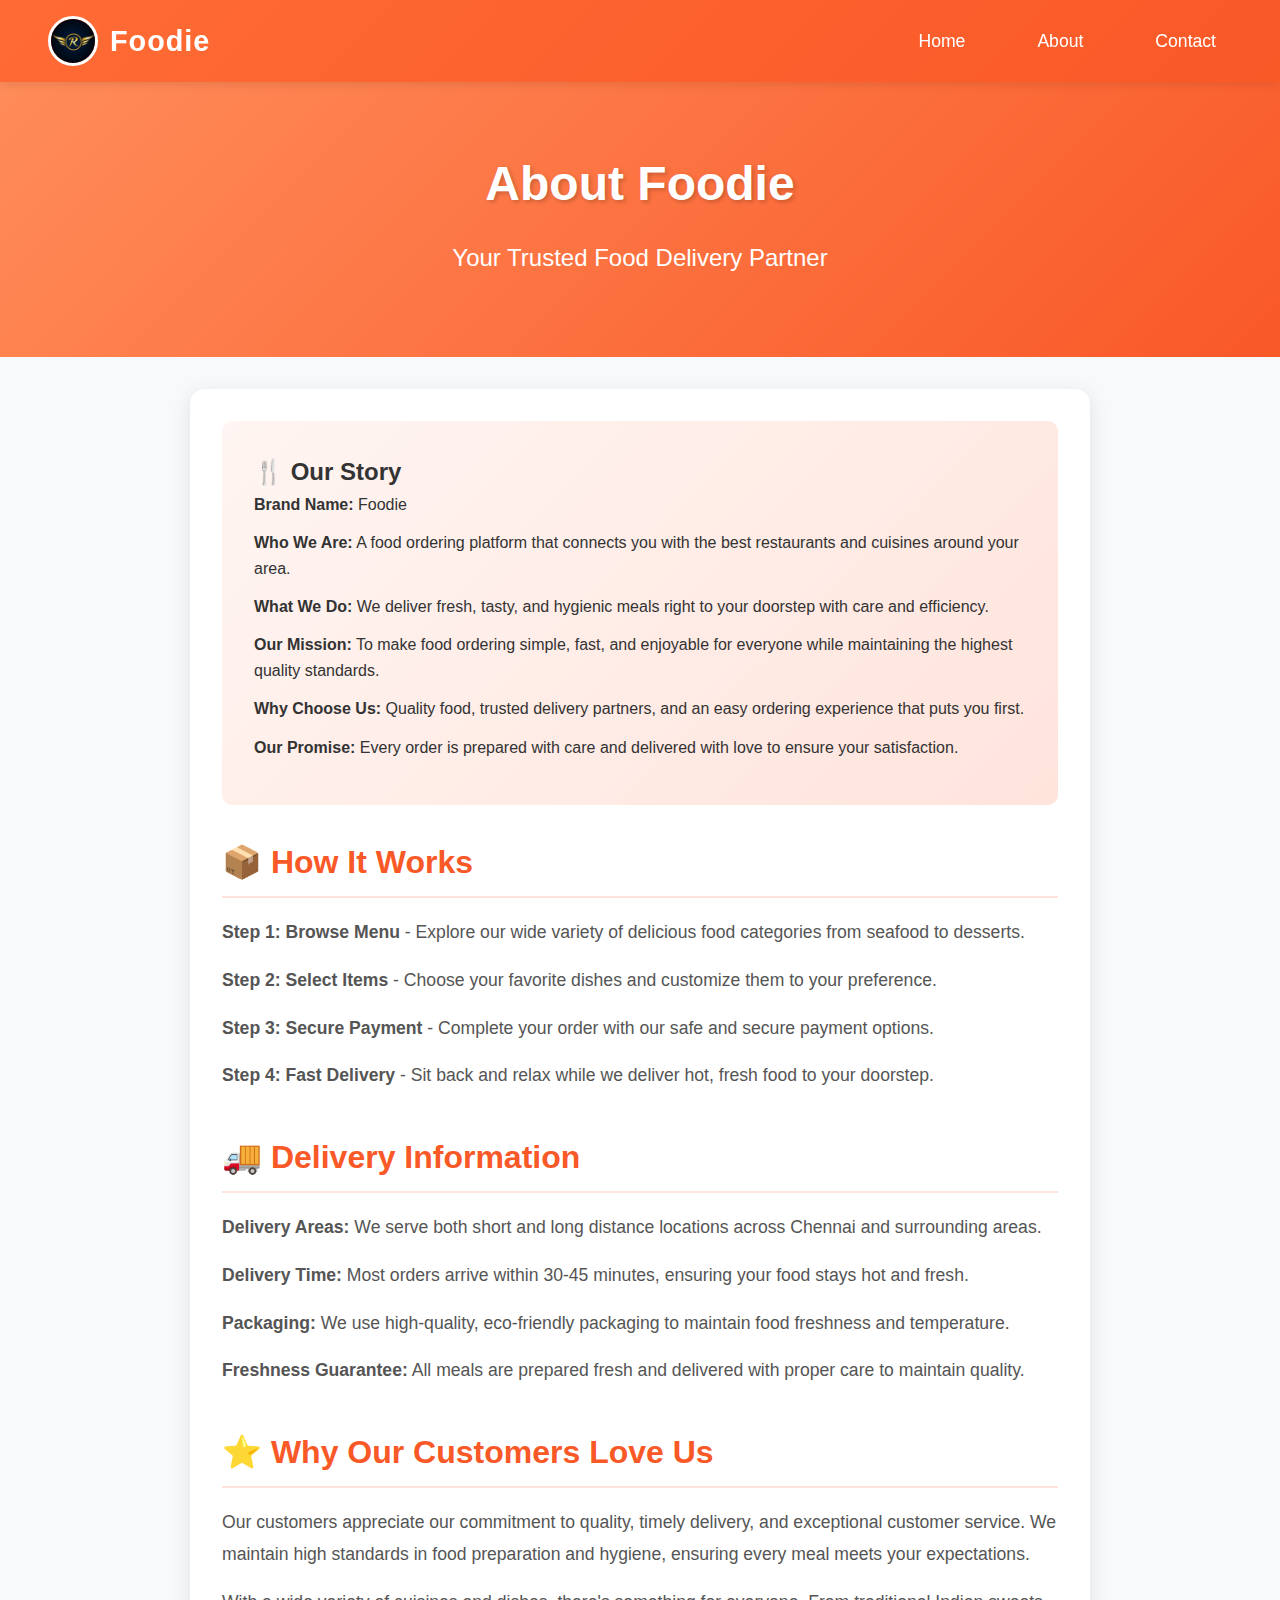
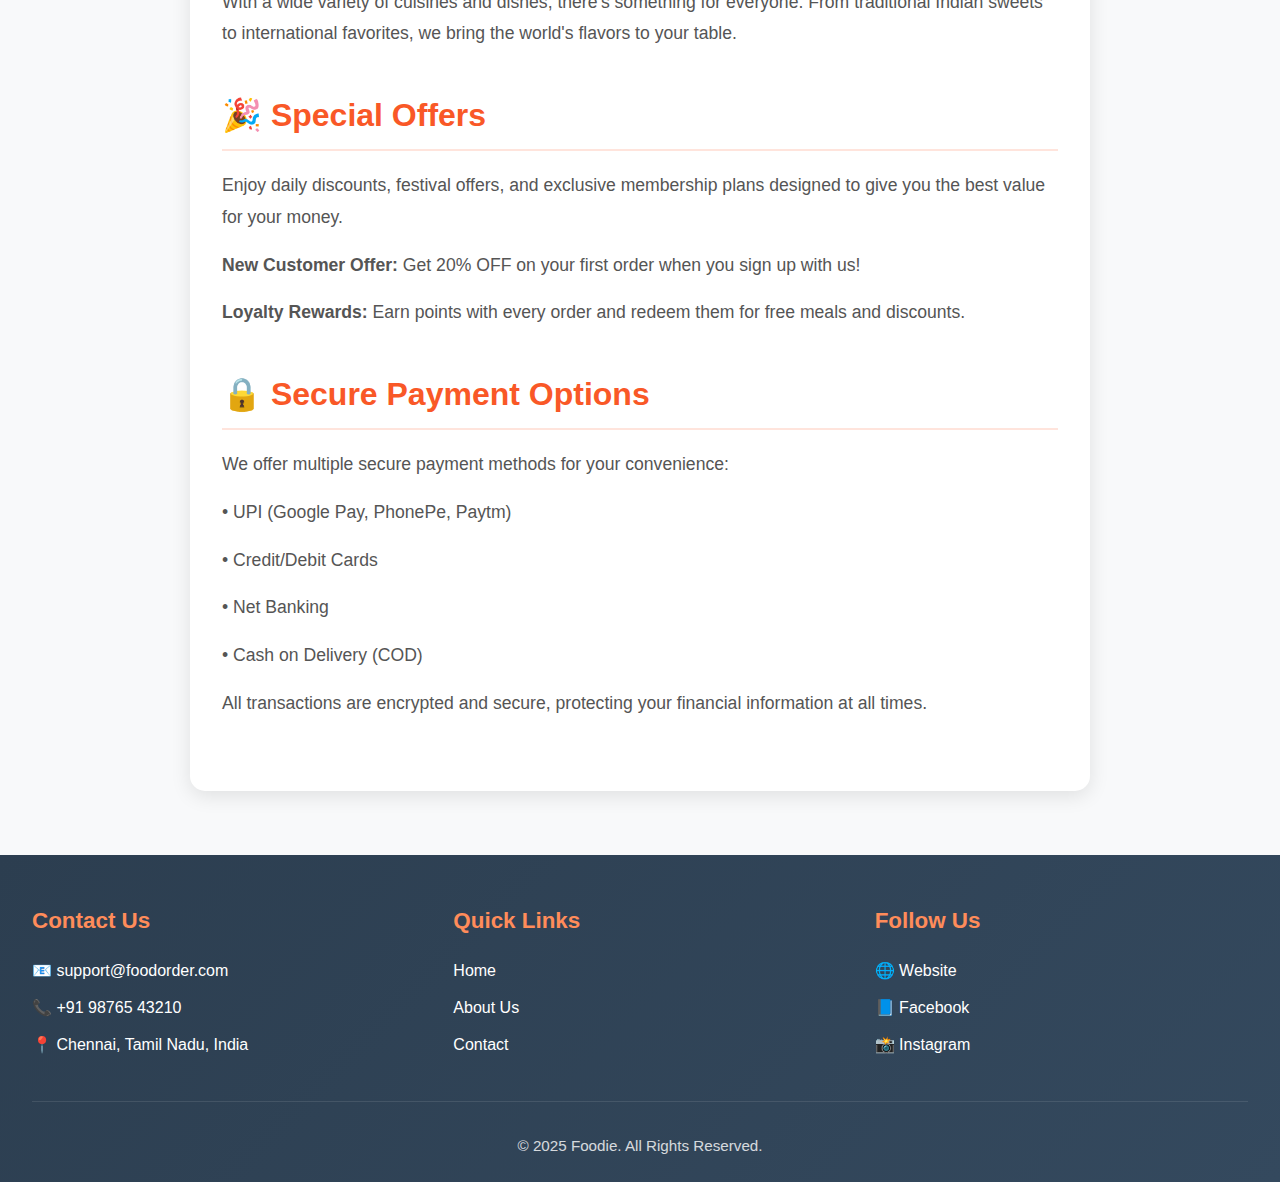
<file: pages/About.html>
<!doctype html>
<html lang="en">
  <head>
    <meta charset="UTF-8" />
    <meta name="viewport" content="width=device-width, initial-scale=1.0" />
    <title>About Us - Foodie</title>
    <link rel="stylesheet" href="/style.css">
  </head>
  <body>
    <header class="site-header">
      <nav class="navbar">
        <a href="../index.html" class="logo">
          <img src="../assets/r.jpg" alt="Foodie Logo" />
          <span class="logo-text">Foodie</span>
        </a>
        <ul class="nav-links">
          <li><a href="../index.html">Home</a></li>
          <li><a href="about.html">About</a></li>
          <li><a href="contact.html">Contact</a></li>
        </ul>
      </nav>
    </header>

    <section class="hero">
      <div class="hero-content">
        <h1>About Foodie</h1>
        <p class="hero-subtitle">Your Trusted Food Delivery Partner</p>
      </div>
    </section>

    <main class="about-content">
      <div class="brand-info">
        <h2>🍴 Our Story</h2>
        <p><strong>Brand Name:</strong> Foodie</p>
        <p>
          <strong>Who We Are:</strong> A food ordering platform that connects
          you with the best restaurants and cuisines around your area.
        </p>
        <p>
          <strong>What We Do:</strong> We deliver fresh, tasty, and hygienic
          meals right to your doorstep with care and efficiency.
        </p>
        <p>
          <strong>Our Mission:</strong> To make food ordering simple, fast, and
          enjoyable for everyone while maintaining the highest quality
          standards.
        </p>
        <p>
          <strong>Why Choose Us:</strong> Quality food, trusted delivery
          partners, and an easy ordering experience that puts you first.
        </p>
        <p>
          <strong>Our Promise:</strong> Every order is prepared with care and
          delivered with love to ensure your satisfaction.
        </p>
      </div>

      <div class="about-section">
        <h2>📦 How It Works</h2>
        <p>
          <strong>Step 1: Browse Menu</strong> - Explore our wide variety of
          delicious food categories from seafood to desserts.
        </p>
        <p>
          <strong>Step 2: Select Items</strong> - Choose your favorite dishes
          and customize them to your preference.
        </p>
        <p>
          <strong>Step 3: Secure Payment</strong> - Complete your order with our
          safe and secure payment options.
        </p>
        <p>
          <strong>Step 4: Fast Delivery</strong> - Sit back and relax while we
          deliver hot, fresh food to your doorstep.
        </p>
      </div>

      <div class="about-section">
        <h2>🚚 Delivery Information</h2>
        <p>
          <strong>Delivery Areas:</strong> We serve both short and long distance
          locations across Chennai and surrounding areas.
        </p>
        <p>
          <strong>Delivery Time:</strong> Most orders arrive within 30-45
          minutes, ensuring your food stays hot and fresh.
        </p>
        <p>
          <strong>Packaging:</strong> We use high-quality, eco-friendly
          packaging to maintain food freshness and temperature.
        </p>
        <p>
          <strong>Freshness Guarantee:</strong> All meals are prepared fresh and
          delivered with proper care to maintain quality.
        </p>
      </div>

      <div class="about-section">
        <h2>⭐ Why Our Customers Love Us</h2>
        <p>
          Our customers appreciate our commitment to quality, timely delivery,
          and exceptional customer service. We maintain high standards in food
          preparation and hygiene, ensuring every meal meets your expectations.
        </p>
        <p>
          With a wide variety of cuisines and dishes, there's something for
          everyone. From traditional Indian sweets to international favorites,
          we bring the world's flavors to your table.
        </p>
      </div>

      <div class="about-section">
        <h2>🎉 Special Offers</h2>
        <p>
          Enjoy daily discounts, festival offers, and exclusive membership plans
          designed to give you the best value for your money.
        </p>
        <p>
          <strong>New Customer Offer:</strong> Get 20% OFF on your first order
          when you sign up with us!
        </p>
        <p>
          <strong>Loyalty Rewards:</strong> Earn points with every order and
          redeem them for free meals and discounts.
        </p>
      </div>

      <div class="about-section">
        <h2>🔒 Secure Payment Options</h2>
        <p>We offer multiple secure payment methods for your convenience:</p>
        <p>• UPI (Google Pay, PhonePe, Paytm)</p>
        <p>• Credit/Debit Cards</p>
        <p>• Net Banking</p>
        <p>• Cash on Delivery (COD)</p>
        <p>
          All transactions are encrypted and secure, protecting your financial
          information at all times.
        </p>
      </div>
    </main>

    <footer class="footer">
      <div class="footer-content">
        <div class="footer-section">
          <h4>Contact Us</h4>
          <p>📧 support@foodorder.com</p>
          <p>📞 +91 98765 43210</p>
          <p>📍 Chennai, Tamil Nadu, India</p>
        </div>
        <div class="footer-section">
          <h4>Quick Links</h4>
          <p><a href="../index.html">Home</a></p>
          <p><a href="about.html">About Us</a></p>
          <p><a href="contact.html">Contact</a></p>
        </div>
        <div class="footer-section">
          <h4>Follow Us</h4>
          <p>🌐 Website</p>
          <p>📘 Facebook</p>
          <p>📸 Instagram</p>
        </div>
      </div>
      <div class="footer-bottom">
        <p>© 2025 Foodie. All Rights Reserved.</p>
      </div>
    </footer>
  </body>
</html>
</file>
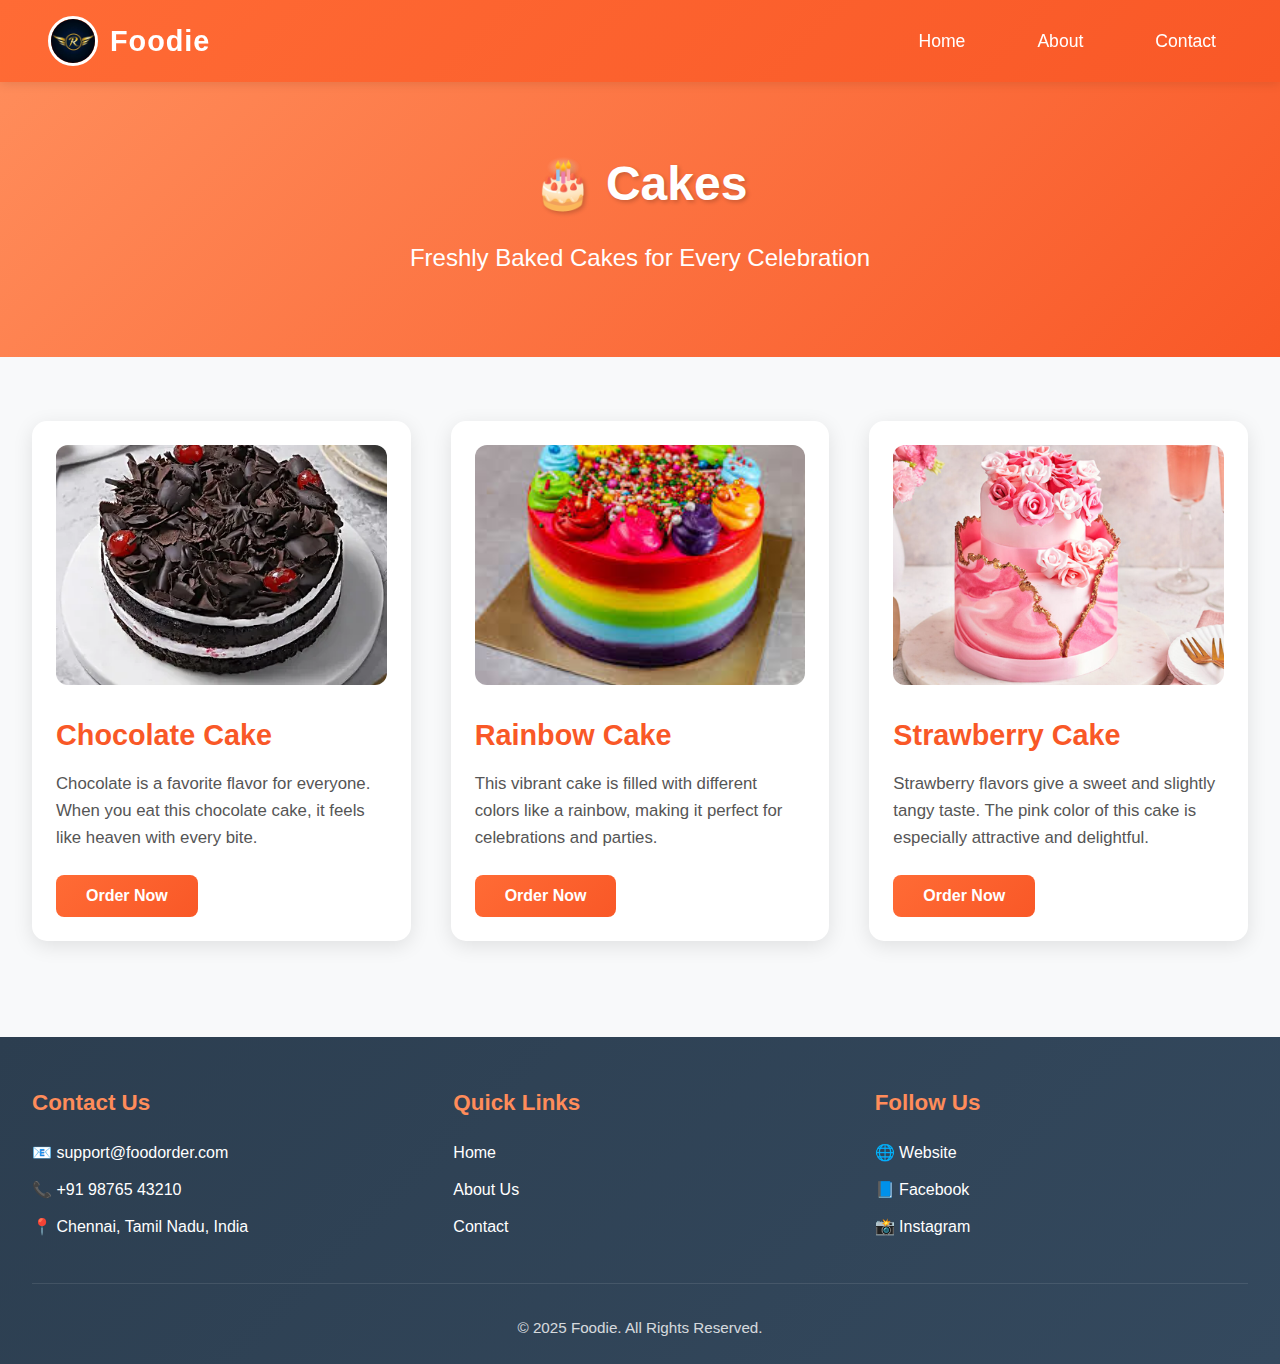
<file: pages/biryani.html>
<!DOCTYPE html>
<html lang="en">
<head>
    <meta charset="UTF-8">
    <meta name="viewport" content="width=device-width, initial-scale=1.0">
    <title>Cakes - Foodie</title>
    <link rel="stylesheet" href="/style.css">
</head>
<body>
    <header class="site-header">
        <nav class="navbar">
            <a href="../index.html" class="logo">
                <img src="../assets/r.jpg" alt="Foodie Logo">
                <span class="logo-text">Foodie</span>
            </a>
            <ul class="nav-links">
                <li><a href="../index.html">Home</a></li>
                <li><a href="about.html">About</a></li>
                <li><a href="contact.html">Contact</a></li>
            </ul>
        </nav>
    </header>

    <section class="hero">
        <div class="hero-content">
            <h1>🎂 Cakes</h1>
            <p class="hero-subtitle">Freshly Baked Cakes for Every Celebration</p>
        </div>
    </section>

    <main class="product-grid">
        <div class="product-item">
            <img src="../assets/choclate cake.webp" alt="Chocolate Cake">
            <h3>Chocolate Cake</h3>
            <p>Chocolate is a favorite flavor for everyone. When you eat this chocolate cake, it feels like heaven with every bite.</p>
            <button class="btn"><a href="order.html">Order Now</a></button>
        </div>

        <div class="product-item">
            <img src="../assets/rainboe cake.jpeg" alt="Rainbow Cake">
            <h3>Rainbow Cake</h3>
            <p>This vibrant cake is filled with different colors like a rainbow, making it perfect for celebrations and parties.</p>
            <button class="btn"><a href="order.html">Order Now</a></button>
        </div>

        <div class="product-item">
            <img src="../assets/strawberry cakes.jpg" alt="Strawberry Cake">
            <h3>Strawberry Cake</h3>
            <p>Strawberry flavors give a sweet and slightly tangy taste. The pink color of this cake is especially attractive and delightful.</p>
            <button class="btn"><a href="order.html">Order Now</a></button>
        </div>
    </main>

    <footer class="footer">
        <div class="footer-content">
            <div class="footer-section">
                <h4>Contact Us</h4>
                <p>📧 support@foodorder.com</p>
                <p>📞 +91 98765 43210</p>
                <p>📍 Chennai, Tamil Nadu, India</p>
            </div>
            <div class="footer-section">
                <h4>Quick Links</h4>
                <p><a href="../index.html">Home</a></p>
                <p><a href="about.html">About Us</a></p>
                <p><a href="contact.html">Contact</a></p>
            </div>
            <div class="footer-section">
                <h4>Follow Us</h4>
                <p>🌐 Website</p>
                <p>📘 Facebook</p>
                <p>📸 Instagram</p>
            </div>
        </div>
        <div class="footer-bottom">
            <p>© 2025 Foodie. All Rights Reserved.</p>
        </div>
    </footer>
</body>
</html>
</file>
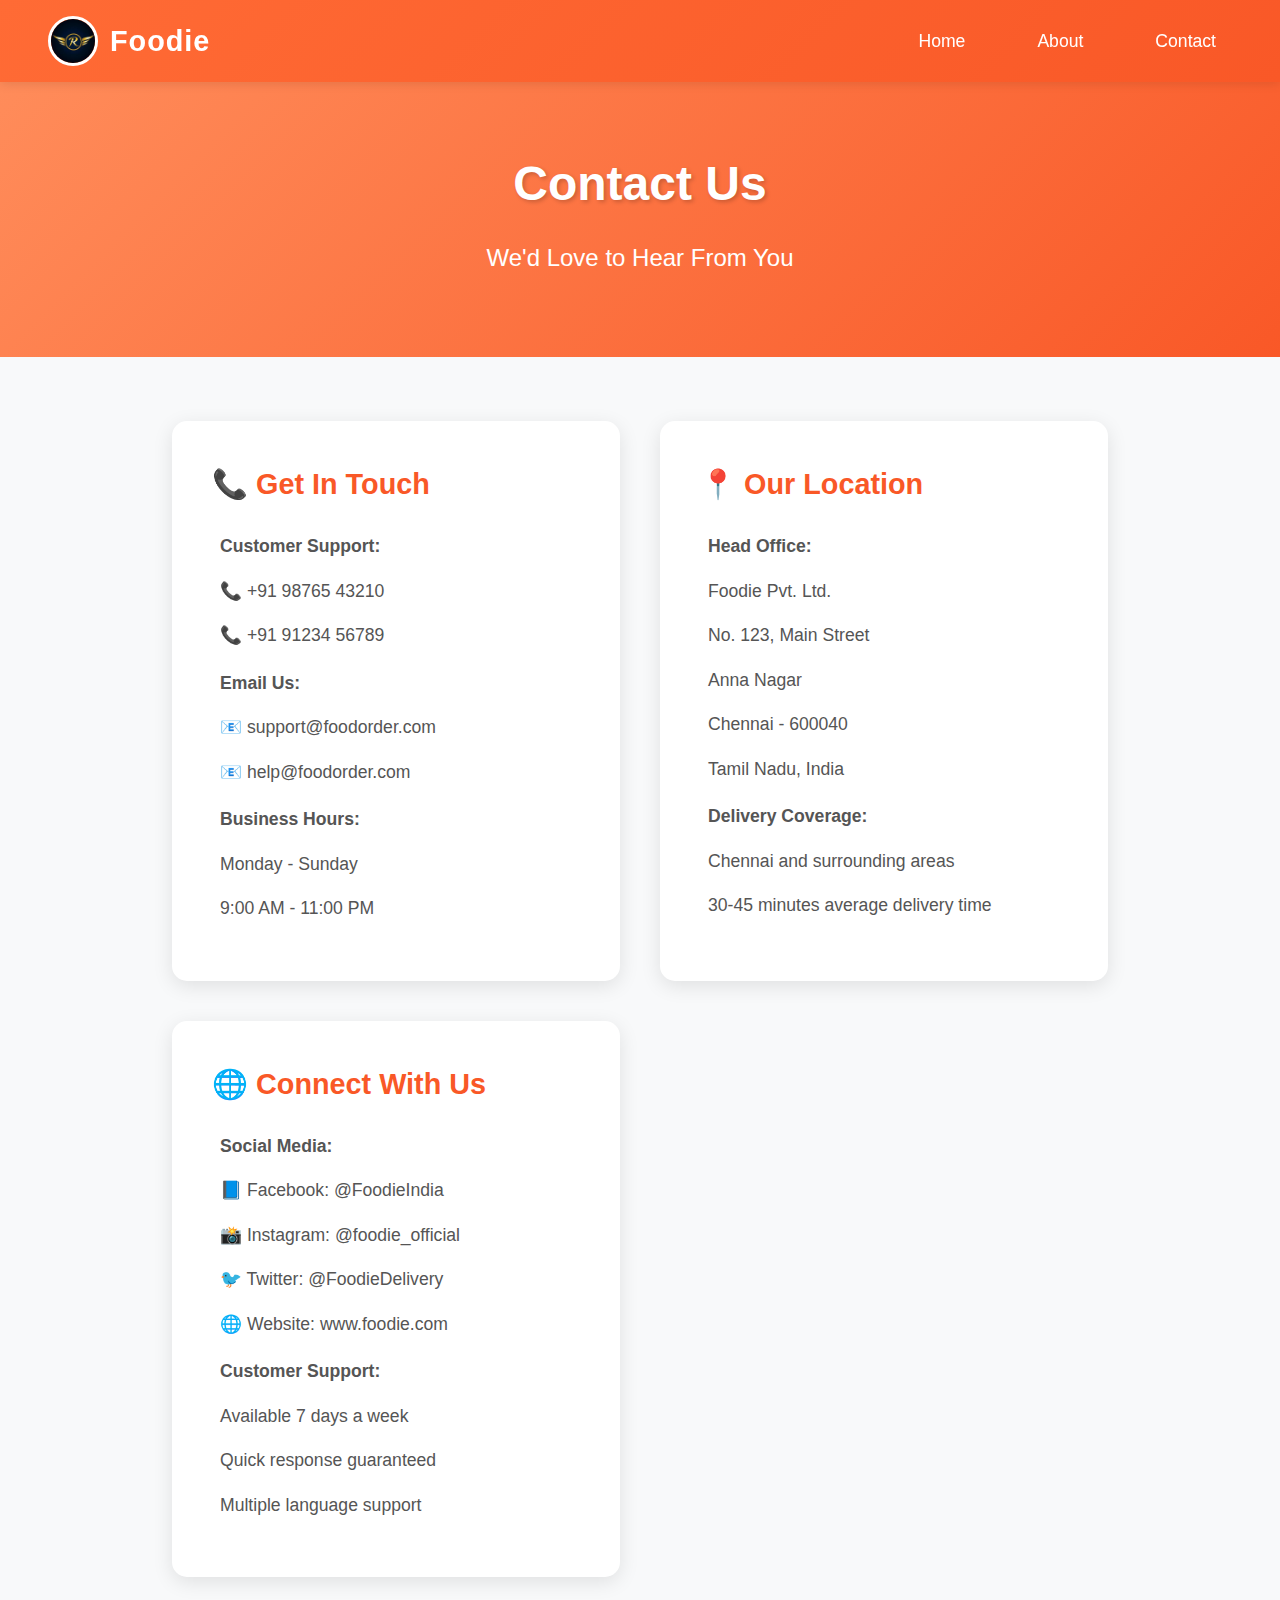
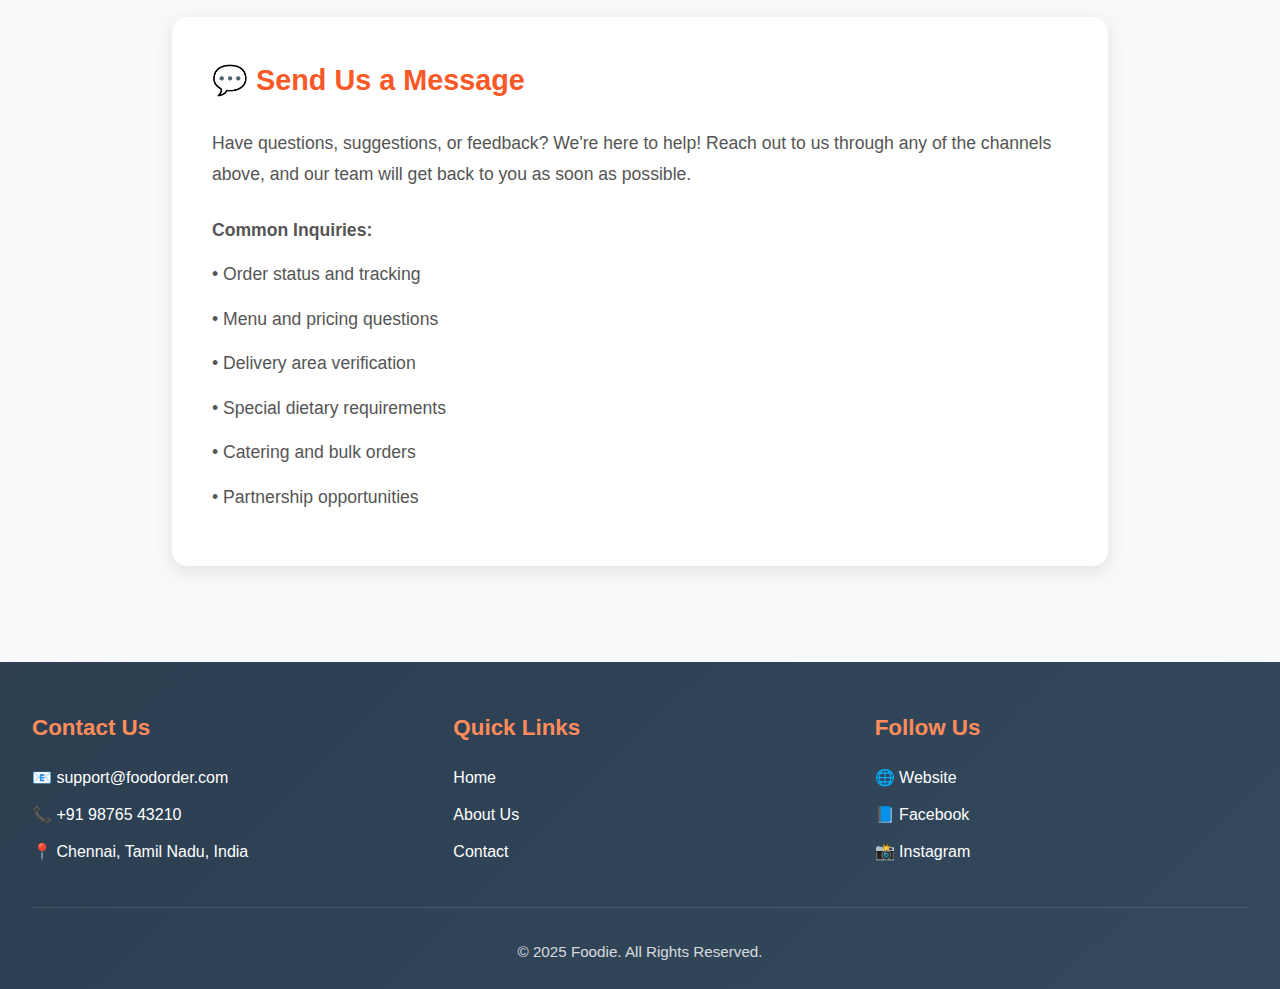
<file: pages/contact.html>
<!DOCTYPE html>
<html lang="en">
<head>
    <meta charset="UTF-8">
    <meta name="viewport" content="width=device-width, initial-scale=1.0">
    <title>Contact Us - Foodie</title>
    <link rel="stylesheet" href="/style.css">
</head>
<body>
    <header class="site-header">
        <nav class="navbar">
            <a href="../index.html" class="logo">
                <img src="../assets/r.jpg" alt="Foodie Logo">
                <span class="logo-text">Foodie</span>
            </a>
            <ul class="nav-links">
                <li><a href="../index.html">Home</a></li>
                <li><a href="about.html">About</a></li>
                <li><a href="contact.html">Contact</a></li>
            </ul>
        </nav>
    </header>

    <section class="hero">
        <div class="hero-content">
            <h1>Contact Us</h1>
            <p class="hero-subtitle">We'd Love to Hear From You</p>
        </div>
    </section>

    <main class="contact-container">
        <div class="contact-grid">
            <div class="contact-card">
                <h2>📞 Get In Touch</h2>
                <div class="contact-info-item">
                    <p><strong>Customer Support:</strong></p>
                    <p>📞 +91 98765 43210</p>
                    <p>📞 +91 91234 56789</p>
                </div>
                <div class="contact-info-item">
                    <p><strong>Email Us:</strong></p>
                    <p>📧 support@foodorder.com</p>
                    <p>📧 help@foodorder.com</p>
                </div>
                <div class="contact-info-item">
                    <p><strong>Business Hours:</strong></p>
                    <p>Monday - Sunday</p>
                    <p>9:00 AM - 11:00 PM</p>
                </div>
            </div>

            <div class="contact-card">
                <h2>📍 Our Location</h2>
                <div class="contact-info-item">
                    <p><strong>Head Office:</strong></p>
                    <p>Foodie Pvt. Ltd.</p>
                    <p>No. 123, Main Street</p>
                    <p>Anna Nagar</p>
                    <p>Chennai - 600040</p>
                    <p>Tamil Nadu, India</p>
                </div>
                <div class="contact-info-item">
                    <p><strong>Delivery Coverage:</strong></p>
                    <p>Chennai and surrounding areas</p>
                    <p>30-45 minutes average delivery time</p>
                </div>
            </div>

            <div class="contact-card">
                <h2>🌐 Connect With Us</h2>
                <div class="contact-info-item">
                    <p><strong>Social Media:</strong></p>
                    <p>📘 Facebook: @FoodieIndia</p>
                    <p>📸 Instagram: @foodie_official</p>
                    <p>🐦 Twitter: @FoodieDelivery</p>
                    <p>🌐 Website: www.foodie.com</p>
                </div>
                <div class="contact-info-item">
                    <p><strong>Customer Support:</strong></p>
                    <p>Available 7 days a week</p>
                    <p>Quick response guaranteed</p>
                    <p>Multiple language support</p>
                </div>
            </div>
        </div>

        <div class="contact-card" style="margin-top: 2.5rem;">
            <h2>💬 Send Us a Message</h2>
            <p style="margin-bottom: 1.5rem;">Have questions, suggestions, or feedback? We're here to help! Reach out to us through any of the channels above, and our team will get back to you as soon as possible.</p>
            <p><strong>Common Inquiries:</strong></p>
            <p>• Order status and tracking</p>
            <p>• Menu and pricing questions</p>
            <p>• Delivery area verification</p>
            <p>• Special dietary requirements</p>
            <p>• Catering and bulk orders</p>
            <p>• Partnership opportunities</p>
        </div>
    </main>

    <footer class="footer">
        <div class="footer-content">
            <div class="footer-section">
                <h4>Contact Us</h4>
                <p>📧 support@foodorder.com</p>
                <p>📞 +91 98765 43210</p>
                <p>📍 Chennai, Tamil Nadu, India</p>
            </div>
            <div class="footer-section">
                <h4>Quick Links</h4>
                <p><a href="../index.html">Home</a></p>
                <p><a href="about.html">About Us</a></p>
                <p><a href="contact.html">Contact</a></p>
            </div>
            <div class="footer-section">
                <h4>Follow Us</h4>
                <p>🌐 Website</p>
                <p>📘 Facebook</p>
                <p>📸 Instagram</p>
            </div>
        </div>
        <div class="footer-bottom">
            <p>© 2025 Foodie. All Rights Reserved.</p>
        </div>
    </footer>
</body>
</html>
</file>
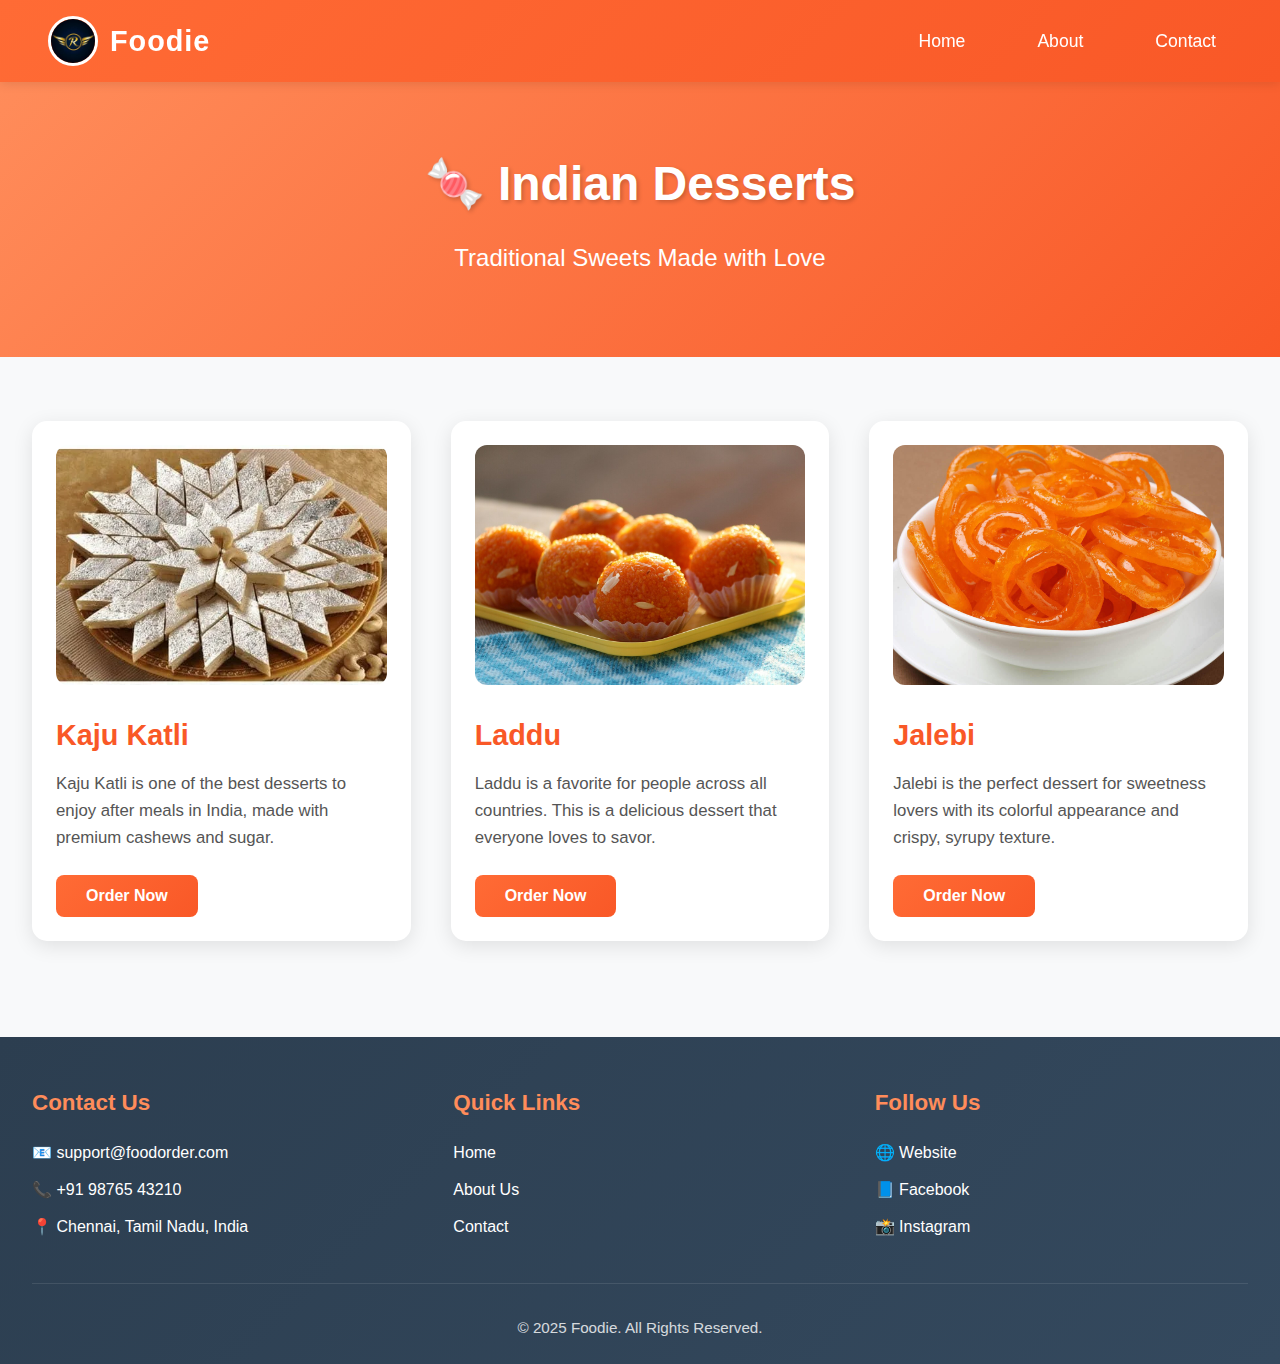
<file: pages/deserts.html>
<!DOCTYPE html>
<html lang="en">
<head>
    <meta charset="UTF-8">
    <meta name="viewport" content="width=device-width, initial-scale=1.0">
    <title>Indian Desserts - Foodie</title>
    <link rel="stylesheet" href="/style.css">
</head>
<body>
    <header class="site-header">
        <nav class="navbar">
            <a href="../index.html" class="logo">
                <img src="../assets/r.jpg" alt="Foodie Logo">
                <span class="logo-text">Foodie</span>
            </a>
            <ul class="nav-links">
                <li><a href="../index.html">Home</a></li>
                <li><a href="about.html">About</a></li>
                <li><a href="contact.html">Contact</a></li>
            </ul>
        </nav>
    </header>

    <section class="hero">
        <div class="hero-content">
            <h1>🍬 Indian Desserts</h1>
            <p class="hero-subtitle">Traditional Sweets Made with Love</p>
        </div>
    </section>

    <main class="product-grid">
        <div class="product-item">
            <img src="../assets/kaju-katli-2-500x500.webp" alt="Kaju Katli">
            <h3>Kaju Katli</h3>
            <p>Kaju Katli is one of the best desserts to enjoy after meals in India, made with premium cashews and sugar.</p>
            <button class="btn"><a href="order.html">Order Now</a></button>
        </div>

        <div class="product-item">
            <img src="../assets/Laddu_Sweet.JPG" alt="Laddu">
            <h3>Laddu</h3>
            <p>Laddu is a favorite for people across all countries. This is a delicious dessert that everyone loves to savor.</p>
            <button class="btn"><a href="order.html">Order Now</a></button>
        </div>

        <div class="product-item">
            <img src="../assets/jilebi.jpeg" alt="Jalebi">
            <h3>Jalebi</h3>
            <p>Jalebi is the perfect dessert for sweetness lovers with its colorful appearance and crispy, syrupy texture.</p>
            <button class="btn"><a href="order.html">Order Now</a></button>
        </div>
    </main>

    <footer class="footer">
        <div class="footer-content">
            <div class="footer-section">
                <h4>Contact Us</h4>
                <p>📧 support@foodorder.com</p>
                <p>📞 +91 98765 43210</p>
                <p>📍 Chennai, Tamil Nadu, India</p>
            </div>
            <div class="footer-section">
                <h4>Quick Links</h4>
                <p><a href="../index.html">Home</a></p>
                <p><a href="about.html">About Us</a></p>
                <p><a href="contact.html">Contact</a></p>
            </div>
            <div class="footer-section">
                <h4>Follow Us</h4>
                <p>🌐 Website</p>
                <p>📘 Facebook</p>
                <p>📸 Instagram</p>
            </div>
        </div>
        <div class="footer-bottom">
            <p>© 2025 Foodie. All Rights Reserved.</p>
        </div>
    </footer>
</body>
</html>
</file>
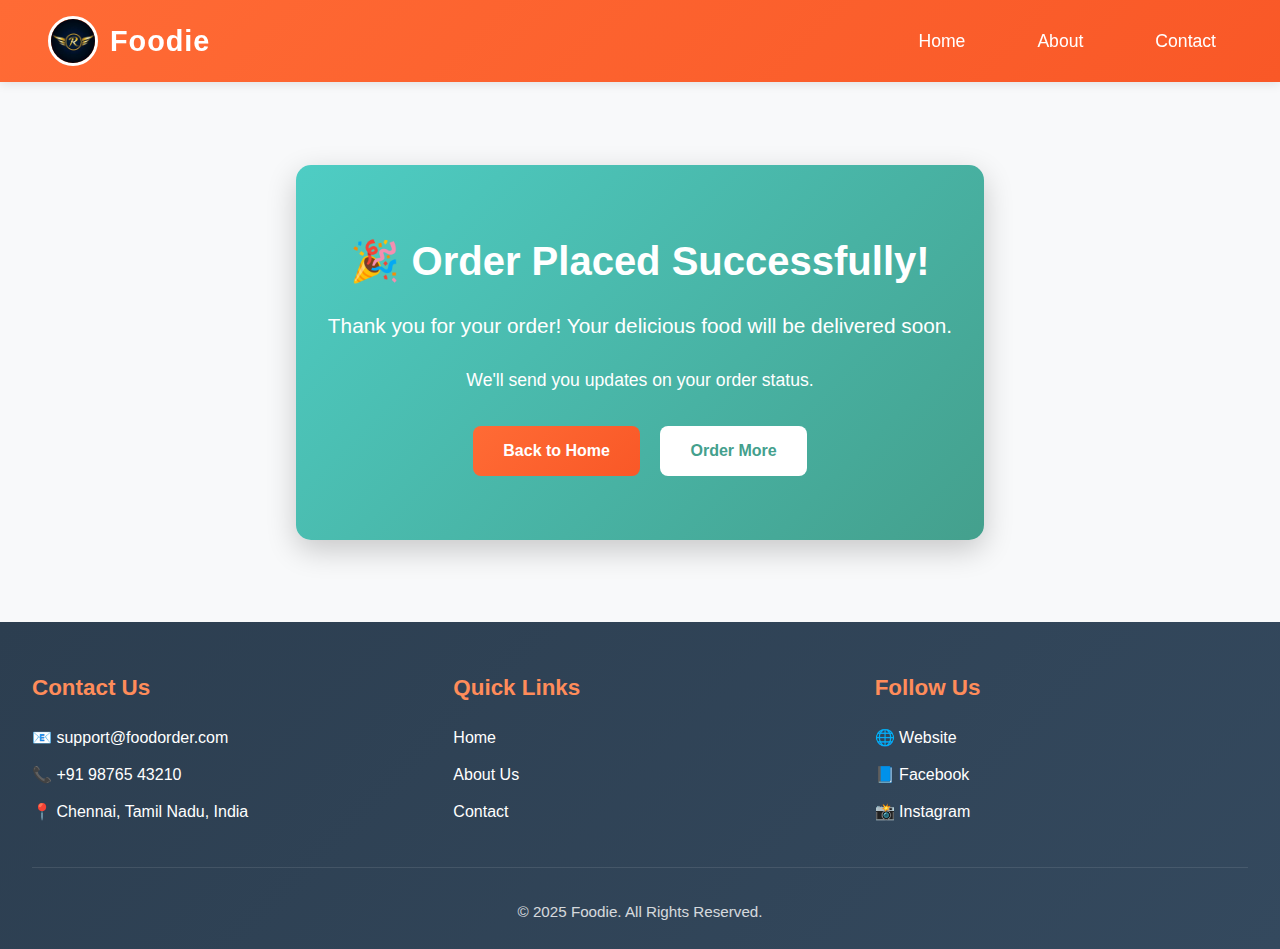
<file: pages/order.html>
<!DOCTYPE html>
<html lang="en">
<head>
    <meta charset="UTF-8">
    <meta name="viewport" content="width=device-width, initial-scale=1.0">
    <title>Order Placed - Foodie</title>
    <link rel="stylesheet" href="/style.css">
</head>
<body>
    <header class="site-header">
        <nav class="navbar">
            <a href="../index.html" class="logo">
                <img src="../assets/r.jpg" alt="Foodie Logo">
                <span class="logo-text">Foodie</span>
            </a>
            <ul class="nav-links">
                <li><a href="../index.html">Home</a></li>
                <li><a href="about.html">About</a></li>
                <li><a href="contact.html">Contact</a></li>
            </ul>
        </nav>
    </header>

    <main style="min-height: 60vh; display: flex; align-items: center; justify-content: center; padding: 2rem;">
        <section class="order-success">
            <h2>🎉 Order Placed Successfully!</h2>
            <p>Thank you for your order! Your delicious food will be delivered soon.</p>
            <p style="margin-top: 1.5rem; font-size: 1.1rem;">We'll send you updates on your order status.</p>
            <div style="margin-top: 2rem;">
                <a href="../index.html" class="btn" style="margin-right: 1rem;">Back to Home</a>
                <a href="../index.html" class="btn" style="background: white; color: #44a08d;">Order More</a>
            </div>
        </section>
    </main>

    <footer class="footer" style="margin-top: 0;">
        <div class="footer-content">
            <div class="footer-section">
                <h4>Contact Us</h4>
                <p>📧 support@foodorder.com</p>
                <p>📞 +91 98765 43210</p>
                <p>📍 Chennai, Tamil Nadu, India</p>
            </div>
            <div class="footer-section">
                <h4>Quick Links</h4>
                <p><a href="../index.html">Home</a></p>
                <p><a href="about.html">About Us</a></p>
                <p><a href="contact.html">Contact</a></p>
            </div>
            <div class="footer-section">
                <h4>Follow Us</h4>
                <p>🌐 Website</p>
                <p>📘 Facebook</p>
                <p>📸 Instagram</p>
            </div>
        </div>
        <div class="footer-bottom">
            <p>© 2025 Foodie. All Rights Reserved.</p>
        </div>
    </footer>
</body>
</html>
</file>
<file: style.css>
/* Global Styles */
* {
    margin: 0;
    padding: 0;
    box-sizing: border-box;
}

body {
    font-family: 'Segoe UI', Tahoma, Geneva, Verdana, sans-serif;
    line-height: 1.6;
    color: #333;
    background-color: #f8f9fa;
}

/* Navigation */
.navbar {
    display: flex;
    justify-content: space-between;
    align-items: center;
    padding: 1rem 3rem;
    background: linear-gradient(135deg, #ff6b35 0%, #f95827 100%);
    box-shadow: 0 2px 10px rgba(0, 0, 0, 0.1);
    position: sticky;
    top: 0;
    z-index: 1000;
}

.logo {
    display: flex;
    align-items: center;
    gap: 12px;
    text-decoration: none;
}

.logo img {
    width: 50px;
    height: 50px;
    border-radius: 50%;
    border: 3px solid white;
    object-fit: cover;
}

.logo-text {
    font-size: 1.8rem;
    font-weight: bold;
    color: white;
    letter-spacing: 1px;
}

.nav-links {
    display: flex;
    list-style: none;
    gap: 2.5rem;
}

.nav-links a {
    color: white;
    text-decoration: none;
    font-size: 1.1rem;
    font-weight: 500;
    padding: 0.5rem 1rem;
    border-radius: 5px;
}

.nav-links a:hover {
    background-color: rgba(255, 255, 255, 0.2);
}

/* Hero Section */
.hero {
    background: linear-gradient(135deg, #ff8c5a 0%, #f95827 100%);
    padding: 4rem 2rem;
    text-align: center;
    color: white;
}

.hero-content {
    max-width: 900px;
    margin: 0 auto;
}

.hero h1 {
    font-size: 3rem;
    margin-bottom: 1rem;
    text-shadow: 2px 2px 4px rgba(0, 0, 0, 0.2);
}

.brand-name {
    color: #fff3cd;
    font-weight: bold;
}

.hero-subtitle {
    font-size: 1.5rem;
    margin-bottom: 1rem;
    font-weight: 300;
}

.hero-description {
    font-size: 1.1rem;
    opacity: 0.95;
}

/* Main Content */
.main-content {
    max-width: 1400px;
    margin: 0 auto;
    padding: 3rem 2rem;
}

.section-title {
    text-align: center;
    font-size: 2.5rem;
    color: #2c3e50;
    margin-bottom: 3rem;
    position: relative;
    padding-bottom: 1rem;
}

.section-title::after {
    content: '';
    position: absolute;
    bottom: 0;
    left: 50%;
    transform: translateX(-50%);
    width: 100px;
    height: 4px;
    background: linear-gradient(90deg, #ff6b35, #f95827);
    border-radius: 2px;
}

/* Menu Grid */
.menu-grid {
    display: grid;
    grid-template-columns: repeat(auto-fit, minmax(320px, 1fr));
    gap: 2.5rem;
    margin-bottom: 4rem;
}

.menu-item {
    background: white;
    border-radius: 15px;
    overflow: hidden;
    box-shadow: 0 5px 20px rgba(0, 0, 0, 0.1);
    text-decoration: none;
    color: inherit;
    display: flex;
    flex-direction: column;
}

.menu-item:hover {
    transform: translateY(-10px);
    box-shadow: 0 10px 30px rgba(249, 88, 39, 0.2);
}

.menu-image {
    width: 100%;
    height: 250px;
    overflow: hidden;
}

.menu-image img {
    width: 100%;
    height: 100%;
    object-fit: cover;
}

.menu-item:hover .menu-image img {
    transform: scale(1.1);
}

.menu-info {
    padding: 1.5rem;
    flex-grow: 1;
}

.menu-info h3 {
    font-size: 1.6rem;
    color: #f95827;
    margin-bottom: 0.8rem;
}

.menu-info p {
    font-size: 1rem;
    color: #666;
    line-height: 1.5;
}

/* Features Section */
.features {
    display: grid;
    grid-template-columns: repeat(auto-fit, minmax(250px, 1fr));
    gap: 2rem;
    margin-top: 4rem;
    padding: 3rem 0;
}

.feature-card {
    background: white;
    padding: 2.5rem 2rem;
    border-radius: 12px;
    text-align: center;
    box-shadow: 0 3px 15px rgba(0, 0, 0, 0.08);
}

.feature-icon {
    font-size: 3.5rem;
    margin-bottom: 1rem;
}

.feature-card h3 {
    font-size: 1.4rem;
    color: #2c3e50;
    margin-bottom: 0.8rem;
}

.feature-card p {
    color: #666;
    font-size: 1rem;
}

/* Product Pages */
.product-grid {
    display: grid;
    grid-template-columns: repeat(auto-fit, minmax(320px, 1fr));
    gap: 2.5rem;
    max-width: 1400px;
    margin: 2rem auto;
    padding: 2rem;
}

.product-item {
    background: white;
    border-radius: 15px;
    overflow: hidden;
    box-shadow: 0 5px 20px rgba(0, 0, 0, 0.1);
    padding: 1.5rem;
}

.product-item img {
    width: 100%;
    height: 240px;
    object-fit: cover;
    border-radius: 12px;
    margin-bottom: 1.2rem;
}

.product-item h3 {
    font-size: 1.8rem;
    color: #f95827;
    margin-bottom: 0.8rem;
}

.product-item p {
    font-size: 1.05rem;
    color: #555;
    margin-bottom: 1.5rem;
    line-height: 1.6;
}

.btn {
    display: inline-block;
    padding: 12px 30px;
    background: linear-gradient(135deg, #ff6b35, #f95827);
    color: white;
    border: none;
    border-radius: 8px;
    font-size: 1rem;
    font-weight: 600;
    cursor: pointer;
    text-decoration: none;
}

.btn:hover {
    background: linear-gradient(135deg, #f95827, #e84118);
    transform: translateY(-2px);
    box-shadow: 0 5px 15px rgba(249, 88, 39, 0.3);
}

.btn a {
    color: white;
    text-decoration: none;
}

/* Order Success Page */
.order-success {
    background: linear-gradient(135deg, #4ecdc4 0%, #44a08d 100%);
    color: white;
    padding: 4rem 2rem;
    text-align: center;
    border-radius: 15px;
    margin: 3rem auto;
    max-width: 700px;
    box-shadow: 0 10px 30px rgba(0, 0, 0, 0.2);
}

.order-success h2 {
    font-size: 2.5rem;
    margin-bottom: 1rem;
}

.order-success p {
    font-size: 1.3rem;
}

/* About Page */
.about-content {
    max-width: 900px;
    margin: 2rem auto;
    padding: 2rem;
    background: white;
    border-radius: 15px;
    box-shadow: 0 5px 20px rgba(0, 0, 0, 0.1);
}

.about-section {
    margin-bottom: 2.5rem;
}

.about-section h2 {
    font-size: 2rem;
    color: #f95827;
    margin-bottom: 1.2rem;
    padding-bottom: 0.5rem;
    border-bottom: 2px solid #ffe4dc;
}

.about-section p,
.about-section ul {
    font-size: 1.1rem;
    color: #555;
    line-height: 1.8;
    margin-bottom: 1rem;
}

.about-section ul {
    list-style-position: inside;
}

.brand-info {
    background: linear-gradient(135deg, #fff5f2 0%, #ffe4dc 100%);
    padding: 2rem;
    border-radius: 10px;
    margin-bottom: 2rem;
}

.brand-info p {
    margin-bottom: 0.8rem;
}

/* Contact Page */
.contact-container {
    max-width: 1000px;
    margin: 2rem auto;
    padding: 2rem;
}

.contact-grid {
    display: grid;
    grid-template-columns: repeat(auto-fit, minmax(300px, 1fr));
    gap: 2.5rem;
}

.contact-card {
    background: white;
    padding: 2.5rem;
    border-radius: 15px;
    box-shadow: 0 5px 20px rgba(0, 0, 0, 0.1);
}

.contact-card h2 {
    font-size: 1.8rem;
    color: #f95827;
    margin-bottom: 1.5rem;
}

.contact-card p {
    font-size: 1.1rem;
    color: #555;
    line-height: 1.8;
    margin-bottom: 0.8rem;
}

.contact-info-item {
    margin-bottom: 1rem;
    padding-left: 0.5rem;
}

/* Footer */
.footer {
    background: linear-gradient(135deg, #2c3e50 0%, #34495e 100%);
    color: white;
    padding: 3rem 2rem 1.5rem;
    margin-top: 4rem;
}

.footer-content {
    display: grid;
    grid-template-columns: repeat(auto-fit, minmax(250px, 1fr));
    gap: 3rem;
    max-width: 1400px;
    margin: 0 auto 2rem;
}

.footer-section h4 {
    font-size: 1.4rem;
    margin-bottom: 1.2rem;
    color: #ff8c5a;
}

.footer-section p {
    margin-bottom: 0.7rem;
    font-size: 1rem;
    line-height: 1.6;
}

.footer-section a {
    color: white;
    text-decoration: none;
}

.footer-section a:hover {
    color: #ff8c5a;
}

.footer-bottom {
    text-align: center;
    padding-top: 2rem;
    border-top: 1px solid rgba(255, 255, 255, 0.1);
}

.footer-bottom p {
    font-size: 0.95rem;
    opacity: 0.8;
}
</file>
